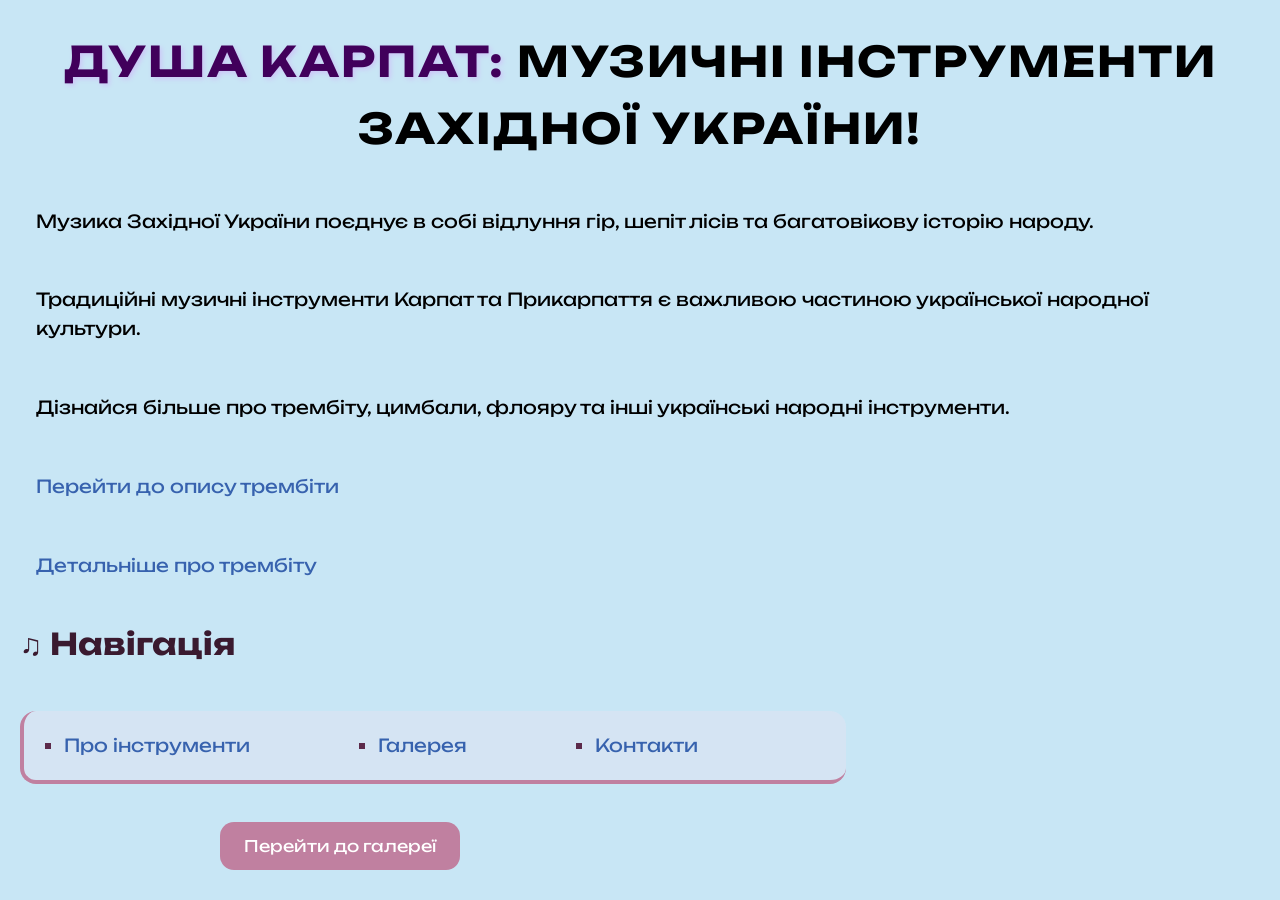
<file: index.html>
<!DOCTYPE html>
<html lang="uk">

<head>
    <meta charset="UTF-8">
    <meta name="author" content="Глеба Катерина">

    <title>Музичні інструменти</title>

    <link rel="stylesheet" href="style.css">
    <link rel="preconnect" href="https://fonts.googleapis.com">
    <link rel="preconnect" href="https://fonts.gstatic.com" crossorigin>
    <link href="https://fonts.googleapis.com/css2?family=Unbounded:wght@300&display=swap" rel="stylesheet">
</head>

<body data-page="home">

    <script>

    alert("Ласкаво просимо на сайт про музичні інструменти!");
    let userName = prompt("Введіть ваше ім'я:");
    confirm("Бажаєте продовжити перегляд сайту?");
        
    </script>

    <h1 id="main-headline">
        <span class="highlight">Душа Карпат:</span> Музичні інструменти Західної України!
    </h1>

    <p>
        Музика Західної України поєднує в собі відлуння гір, шепіт лісів та багатовікову історію народу.
    </p>
    
    <p>
        Традиційні музичні інструменти Карпат та Прикарпаття є важливою частиною української народної культури.
    </p>
    
    <p>
        Дізнайся більше про трембіту, цимбали, флояру та інші українські народні інструменти.
    </p>

    <p>
        <a href="info.html#trembita">
            Перейти до опису трембіти
        </a>
    </p>
    
    <p>
        <a href="https://uk.wikipedia.org/wiki/Трембіта"
           target="_blank">
            Детальніше про трембіту
        </a>
    </p>

    <div class="navigation">

        <h2> Навігація</h2>
        <ul type="square">
            <li><a href="info.html">Про інструменти</a></li>
            <li><a href="gallery.html">Галерея</a></li>
            <li><a href="contacts.html">Контакти</a></li>
        </ul>
    
    </div>

    <button onclick="goToGallery()">
        Перейти до галереї
    </button>
    
    <script src="script.js"></script>

</body>
</html>
</file>
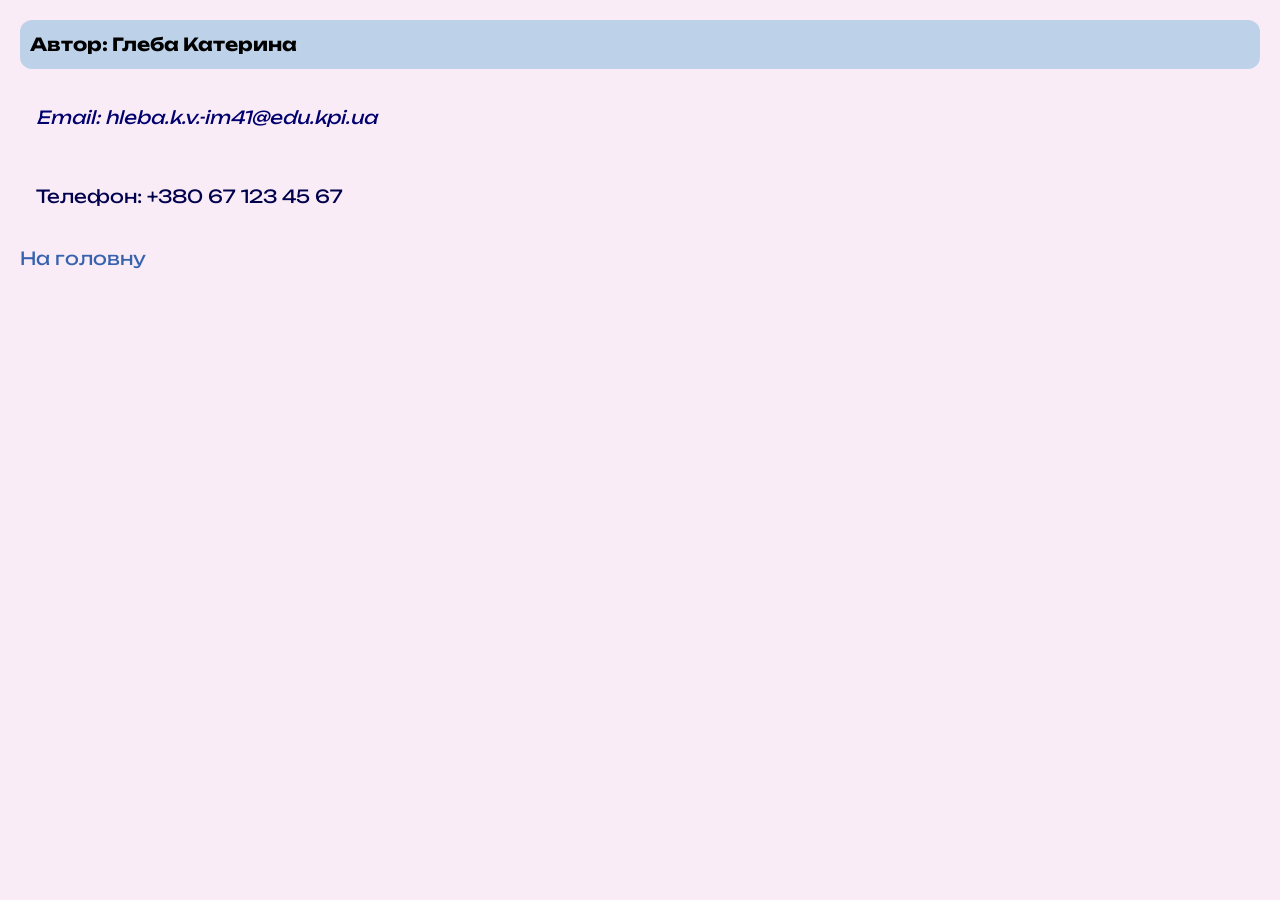
<file: contacts.html>
<!DOCTYPE html>
<html lang="uk">

<head>
    <meta charset="UTF-8">
    <title>Контакти</title>
    <link rel="stylesheet" href="style.css">
    <link rel="preconnect" href="https://fonts.googleapis.com">
    <link rel="preconnect" href="https://fonts.gstatic.com" crossorigin>
    <link href="https://fonts.googleapis.com/css2?family=Unbounded:wght@300&display=swap" rel="stylesheet">
</head>

<body data-page="contacts">

    <div class="contacts-info">
        <p>Автор: Глеба Катерина</p>

        <p style="color: rgb(0, 0, 110); font-style: italic;">
            Email: hleba.k.v.-im41@edu.kpi.ua
        </p>

        <p style="color: rgb(0, 0, 76); font-style: bold;">
            Телефон: +380 67 123 45 67
        </p>
    </div>

    <a href="index.html">На головну</a>

    <script src="script.js"></script>

</body>
</html>
</file>
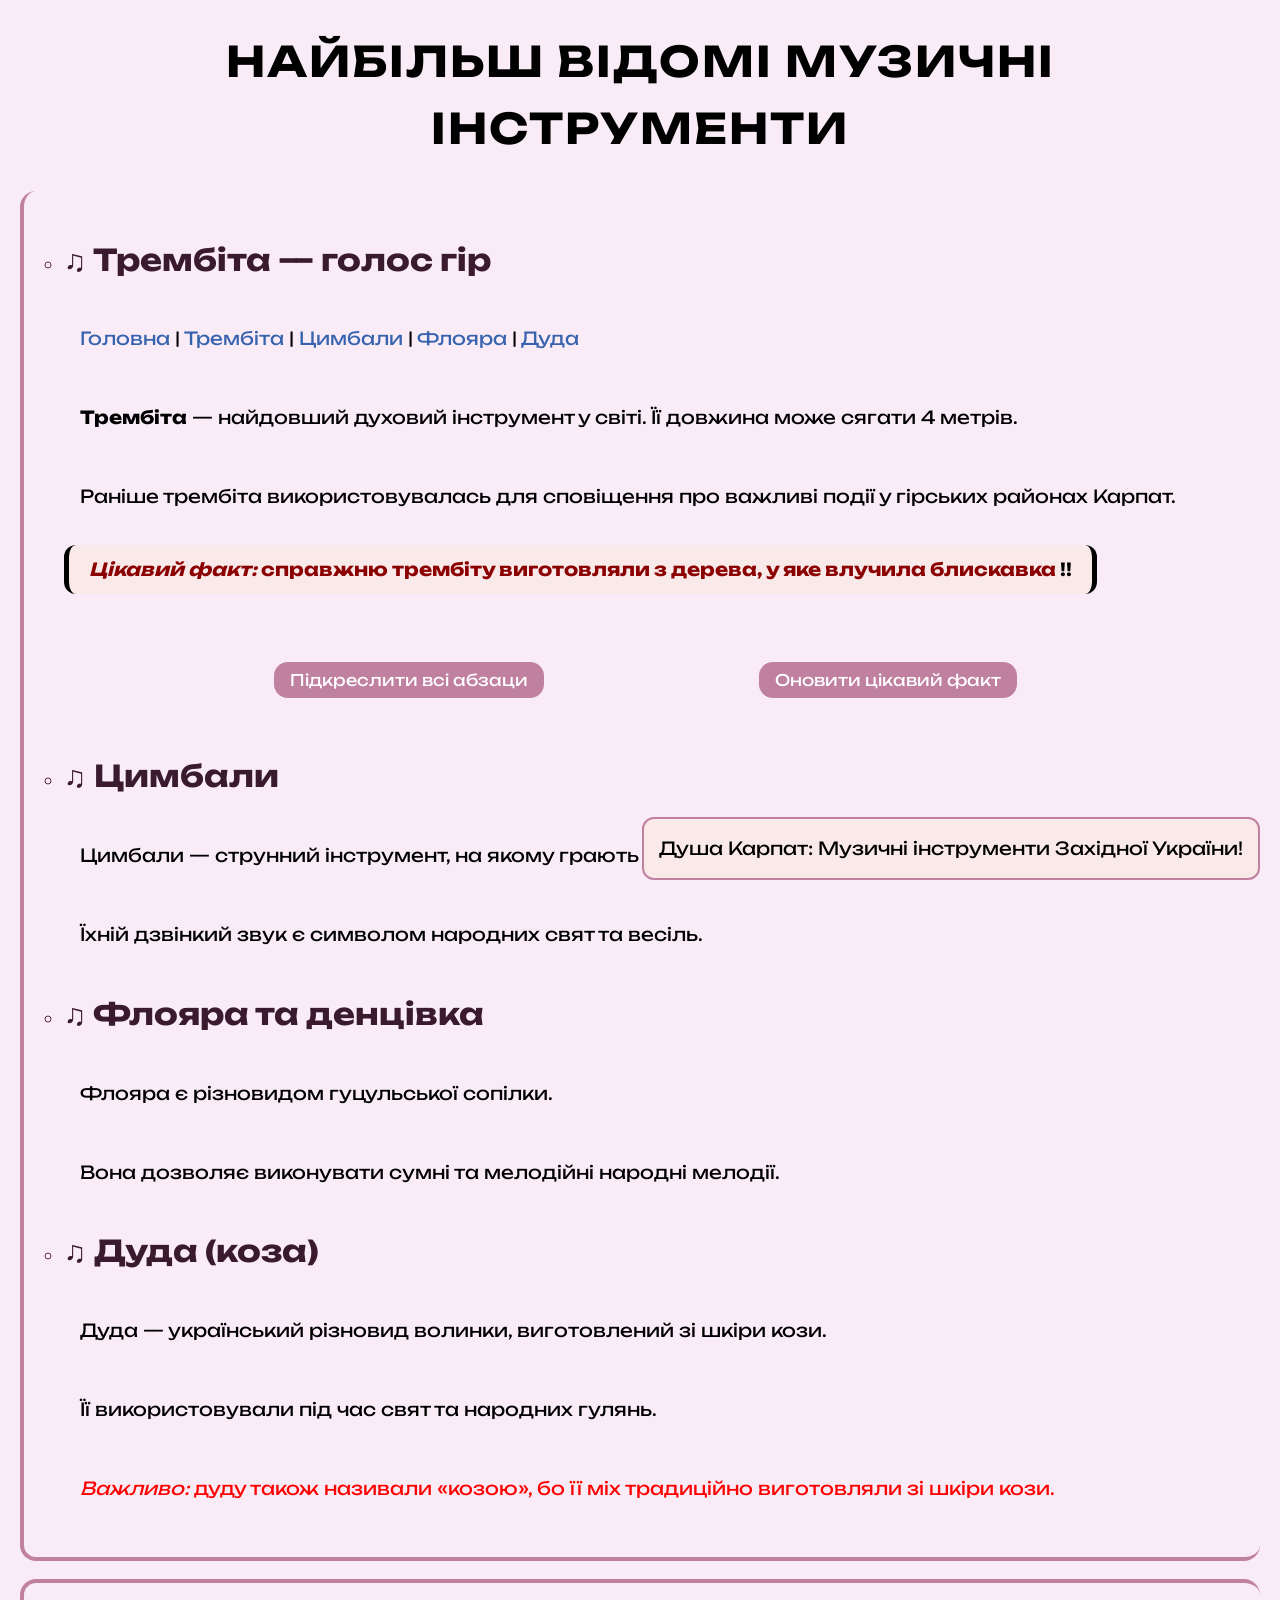
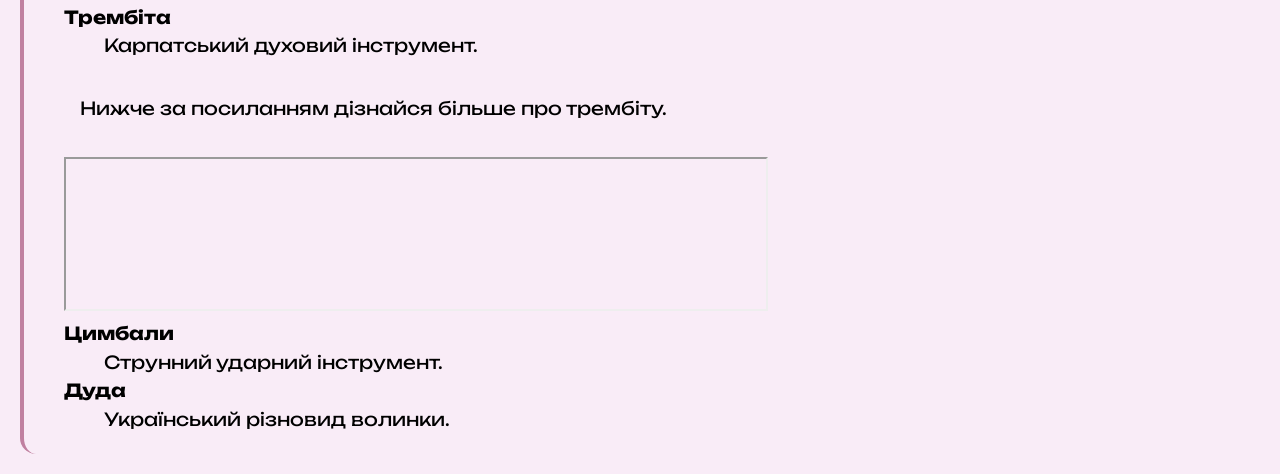
<file: info.html>
<!DOCTYPE html>
<html lang="uk">

<head>
    <meta charset="UTF-8">
    <title>Про інструменти Карпат</title>
    <link rel="stylesheet" href="style.css">
    <link rel="preconnect" href="https://fonts.googleapis.com">
    <link rel="preconnect" href="https://fonts.gstatic.com" crossorigin>
    <link href="https://fonts.googleapis.com/css2?family=Unbounded:wght@300&display=swap" rel="stylesheet">
</head>

<body data-page="info">

    <h1 id="main-title">Найбільш відомі музичні інструменти</h1>

    <ul type="circle">
    <li> <h2 id="trembita">Трембіта — голос гір</h2> </li>
        
    <p>
        <a href="index.html">Головна</a> |
        <a href="#trembita">Трембіта</a> |
        <a href="#cymbaly">Цимбали</a> |
        <a href="#floyara">Флояра</a> |
        <a href="#duda">Дуда</a>
    </p>

    <p>
        <b>Трембіта</b> — найдовший духовий інструмент у світі.
        Її довжина може сягати 4 метрів.
    </p>
    
    <p>
        Раніше трембіта використовувалась для сповіщення про важливі події
        у гірських районах Карпат.
    </p>
    
    <p id="important-title">
        <i>Цікавий факт:</i> справжню трембіту виготовляли з дерева,
        у яке влучила блискавка
    </p>

    <div style="margin: 20px 0; padding: 10px;; border-radius: 32px; display: inline-block;">
        <button id="btn-highlight-paragraphs" style="padding: 8px 16px; font-family: 'Unbounded'; cursor: pointer; margin-right: 10px;">
            Підкреслити всі абзаци
        </button>
        <button id="btn-update-fact" style="padding: 8px 16px; font-family: 'Unbounded'; cursor: pointer;">
            Оновити цікавий факт
        </button>
    </div>

    <li> <h2 id="cymbaly">Цимбали</h2> </li>
    
    <p>
        Цимбали — струнний інструмент, на якому грають спеціальними паличками.
    </p>
    
    <p>
        Їхній дзвінкий звук є символом народних свят та весіль.
    </p>
    
    <li> <h2 id="floyara">Флояра та денцівка</h2> </li>    

    <p>
        Флояра є різновидом гуцульської сопілки.
    </p>
    
    <p>
        Вона дозволяє виконувати сумні та мелодійні народні мелодії.
    </p>
    
    <li> <h2 id="duda">Дуда (коза)</h2> </li>
    
    <p>
        Дуда — український різновид волинки, виготовлений зі шкіри кози.
    </p>
    
    <p>
        Її використовували під час свят та народних гулянь.
    </p>

    <p class="special-note">
        <i>Важливо:</i> дуду також називали «козою», бо її міх традиційно виготовляли зі шкіри кози.
    </p>

    </ul>


    <dl>
        <dt><b>Трембіта</b></dt>
        <dd>Карпатський духовий інструмент.</dd>

        <p>
            Нижче за посиланням дізнайся більше про трембіту.
        </p>
        
        <iframe 
            src="https://uk.wikipedia.org/wiki/Трембіта"
            width="700"
            height="150">
        </iframe>

        <dt><b>Цимбали</b></dt>
        <dd>Струнний ударний інструмент.</dd>
    
        <dt><b>Дуда</b></dt>
        <dd>Український різновид волинки.</dd>
    </dl>

    <div class="fixed-note">
        Душа Карпат: Музичні інструменти Західної України!
    </div>

    <script src="script.js"></script>

</body>
</html>
</file>
<file: style.css>
body {
    background-color: #f9ecf7;
    font-family: 'Unbounded';
    font-size: 18px;
    color: #000000;
    line-height: 1.6;
    margin: 20px;
}

h1 {
    color: #000000;
    text-align: center;
    font-size: 42px;
    letter-spacing: 2px;
}

h2 {
    color: #3a1a2f;
    font-size: 30px;
}

h2::before {
    content: " ♫ ";
}

p {
    padding: 16px;
    border-radius: 12px;
}


/* посилання */
a {
    color: #3762ae;
    text-decoration: none;
    font-weight: normal;
}

a:visited {
    color: #5C2A4A;
}

a:link {
    color: #3762ae;
}

a:hover {
    color: #9e719a;
}

a:active {
    color: red;
}

.main-table {
    border: 2px solid black;
    border-collapse: collapse;
}

.main-table td,
.main-table th {
    border: 2px solid black;
    padding: 10px;
}

#important-title {
    color: darkred;
    width: fit-content;
    font-weight: bold;
    background-color: #fae9e9;
    padding-top: 10px;
    padding-bottom: 10px;
    padding-left: 20px;
    padding-right: 20px;
    border-left: 5px solid rgb(0, 0, 0);
    border-right: 5px solid rgb(0, 0, 0);
}

#important-title::after {
    content: "!! ";
    color: rgb(0, 0, 0);
}

.special-note {  
    color: red !important;
}

ul {
    padding: 20px;
    padding-left: 40px;
    border-left: 4px solid #C080A0;
    border-bottom: 4px solid #C080A0;
    border-radius: 16px;
}

ol {
    padding: 20px;
    padding-left: 40px;
    border-left: 4px solid #C080A0;
}

dl {
    padding: 20px;
    padding-left: 40px;
    border-left: 4px solid #C080A0;
    border-top: 4px solid #C080A0;
    border-radius: 16px;
}

table {
    width: 90%;
    border-collapse: collapse;
    margin-bottom: 60px;
    background-color: white;
}

th {
    background-color: #D8BFD8;
    color: black;
    padding: 64px;
    border: 2px solid #999;
}

td {
    padding: 10px;
    border: 1px solid #999;
    text-align: center;
}

caption {
    padding-top: 24px;
    margin-bottom: 16px;
    font-size: 28px;
}

/* контекстний селектор до елемента всередині іншого */
ul li {
    color: #5C2A4A;
}

/* дочірній селектор */
body > h1 {
    text-transform: uppercase;
}

/* сусідній селектор */
h2 + ul {
    background-color: #dae4f3bd;
}

.navigation ul {
    overflow: hidden;
    float: left;
}

.navigation li {
    float: left;
    margin-right: 128px;
}

.highlight {
    color: rgb(65, 0, 91);
    font-weight: bold;
    text-shadow: 2px 2px 5px rgb(205, 197, 247);
}

/* властивість position в info */
.fixed-note {
    position: fixed;
    bottom: 20px;
    right: 20px;
    background-color: #fae9e9;
    padding: 15px;
    border-radius: 12px;
    border: 2px solid #C080A0;
}

.contacts-info p:first-child {
    background-color: rgb(189, 210, 233);
    border-radius: 12px;
    padding: 10px;
    font-weight: bold;
}

button {

    background-color: #C080A0;
    color: white;
    font-family: 'Unbounded';
    font-size: 16px;
    padding: 14px 24px;
    border: none;
    border-radius: 14px;
    cursor: pointer;
    transition: 0.3s;
    margin-top: 20px;
    margin-left: 200px;
}
</file>
